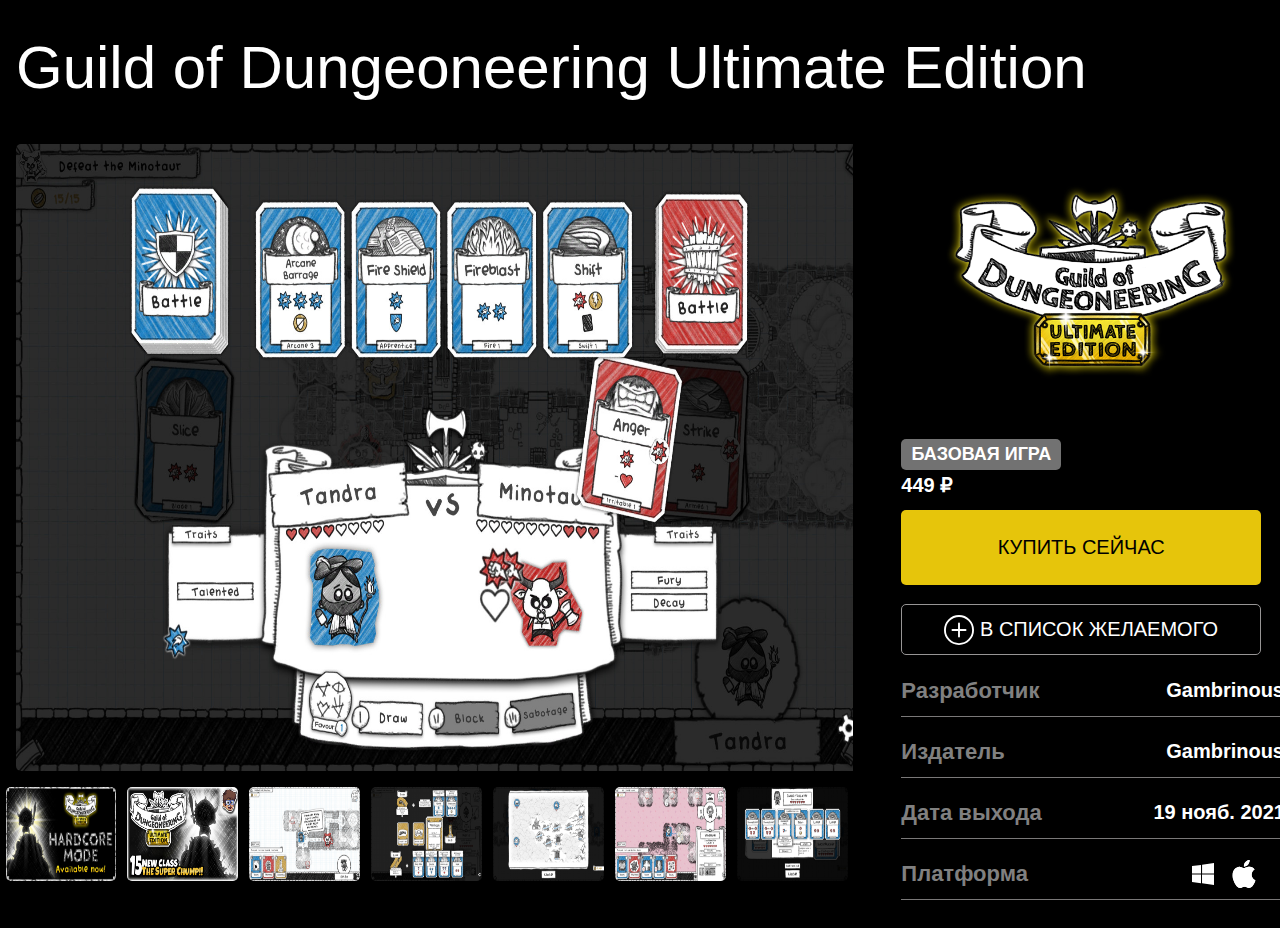
<file: 1/index.html>
<!DOCTYPE html>
<html lang="en">
<head>
    <meta charset="UTF-8">
    <meta name="viewport" conte d-flexnt="width=device-width, initial-scale=1.0">
    <title>Document</title>
    <link rel="stylesheet" href="style.css">
    <link href="https://cdn.jsdelivr.net/npm/bootstrap@5.3.3/dist/css/bootstrap.min.css" rel="stylesheet" integrity="sha384-QWTKZyjpPEjISv5WaRU9OFeRpok6YctnYmDr5pNlyT2bRjXh0JMhjY6hW+ALEwIH" crossorigin="anonymous">
</head>
<body class="body d-flex flex-column">
    <header class="col-12  headerblock d-flex align-items-center">
        <h1 class="nameofgame">Guild of Dungeoneering Ultimate Edition</h1>
    </header>
    <main class="col-12 mainblock d-flex justify-content-end">
        <div class="col-8 main2block d-flex flex-column">
            <div class="col-12 d-flex imageblock">
                <img src="ss_62bf80547f5d82331ed5f89934c403f3eac98cda.1920x1080.jpg" alt="" class="mainimg">
            </div>
            <div class="col-12 d-flex imagestape">
                <div class="imagelist d-flex">
                    <img src="29bc251642cf85d3e852997783a5821178b2cb05.jpg" alt="" class="imgs">
                </div>
                <div class="imagelist d-flex">
                    <img src="maxresdefault.jpg" alt="" class="imgs">
                </div>
                <div class="imagelist d-flex">
                    <img src="ss_58c1c2496fdd792bb5a35c907f154a1800e15398.1920x1080.jpg" alt="" class="imgs">
                </div>
                <div class="imagelist d-flex">
                    <img src="ss_ac48e9d97a1c987fc8cef7b68efa477e18ab1543.1920x1080.jpg" alt="" class="imgs">
                </div>
                <div class="imagelist d-flex">
                    <img src="ss_fdfc7a2c7bbb822ef6624ca3c8444ae24a5422af.1920x1080.jpg" alt="" class="imgs">
                </div>
                <div class="imagelist d-flex">
                    <img src="ss_ed7888ddff51d37a28de7981f0ef55754aa818b3.1920x1080.jpg" alt="" class="imgs">
                </div>
                <div class="imagelist d-flex">
                    <img src="8c8e5f07c1ecf23caf59466c4325f89a44e58181.jpg" alt="" class="imgs">
                </div>
            </div>
        </div>
        <div class="col-4 rightside flex-column">
            <div class="col-12 logoblock d-flex">
                <img src="unnamed.png" width="300" height="200" alt="">
            </div>
            <div class="col-12 listblock d-flex flex-column">
                <div class="col-12 listblockpart mdass d-flex flex-column">
                    <div class="taggame d-flex">БАЗОВАЯ ИГРА</div>
                    449 ₽
                </div>
                <div class="col-12 listblockpart big">
                    <button class="buybutton">КУПИТЬ СЕЙЧАС</button>
                </div>
                <span></span>
                <div class="col-12 listblockpart d-flex">
                    <button class="wishlistbutton">
                        <span><img src="plus-circle.svg" width="30" alt=""></span> В СПИСОК ЖЕЛАЕМОГО
                    </button>
                </div>
                <div class="col-12 listblockpart white d-flex">
                    <div class="leftlistblock d-flex col-7">
                        Разработчик
                    </div>
                    <div class="logoside d-flex col-5">Gambrinous</div>
                </div>
                <div class="col-12 listblockpart white d-flex">
                    <div class="leftlistblock d-flex col-7">
                        Издатель
                    </div>
                    <div class="logoside d-flex col-5">Gambrinous</div>
                </div>
                <div class="col-12 listblockpart white d-flex">
                    <div class="leftlistblock d-flex col-7">
                        Дата выхода
                    </div>
                    <div class="logoside d-flex col-5">19 нояб. 2021г.</div>
                </div>
                <div class="col-12 listblockpart white d-flex">
                    <div class="leftlistblock d-flex col-7">
                        Платформа
                    </div>
                    <div class="logoside d-flex col-5 mda">
                        <img src="windows.svg" alt="">
                        <img src="apple.svg" alt="">
                    </div>
                </div>
            </div>
        </div>
    </main>

    
</body>
</html>
</file>
<file: 1/style.css>
.body{
    height: 50rem;
    background: black
}
.headerblock{
    height: 7rem;
}
.nameofgame{
    font-size: 60px;
    font-family: Arial, Helvetica, sans-serif;
    color: white;
    margin-top: 2rem;
    margin-left: 1rem;
}
.mainblock{
    height: 98%;
    margin-top: 2rem;
    background-color:black
}
.main2block{
    height: 100%;
    background-color: black
}
.imageblock{
    background-color: black;
    height: 80%;
}
.mainimg{
    border-radius: 5px;
    margin-left: 1rem;
    width: 100%;
}
.imagestape{
    background-color: black;
    height: 12%;
    margin-top: 1rem;
    justify-content: space-around;
}
.imagelist{
    width: 13%;
    border-radius: 7px;
}
.rightside{
    height: 100%;
    border-left: 3rem black solid;
}
.logoblock{
    background-color: black;
    height: 35%;
    justify-content: center;
    align-items: center;
}
.listblock{
    background-color: black;
    height: 60%;
    margin-top: 1rem;
    justify-content: space-around;
    color: white;
    font-family:Arial, Helvetica, sans-serif;
    font-weight: bolder;
    font-size: 20px;
}
.listblockpart{
    height: 11%;
    
}
.buybutton{
    text-decoration: none;
    border: none;
    height: 100%;
    width: 95%;
    border-radius: 5px;
    background: rgb(230, 197, 11);
    font-family: 'Trebuchet MS', 'Lucida Sans Unicode', 'Lucida Grande', 'Lucida Sans', Arial, sans-serif;
}
.mdass{
    height: 13%;
}
.taggame{
    background-color: rgb(114, 114, 114);
    width: 10rem;
    height: 2rem;
    border-radius: 5px;
    justify-content: center;
    align-items: center;
    font-family:'Trebuchet MS', 'Lucida Sans Unicode', 'Lucida Grande', 'Lucida Sans', Arial, sans-serif;
    color: white;
    font-weight: bolder;
    font-size: 18px;
}
.wishlistbutton{
    background-color: black;
    width: 95%;
    height: 100%;
    border: 1px rgb(151, 149, 149) solid;
    border-radius: 5px;
    font-family: 'Trebuchet MS', 'Lucida Sans Unicode', 'Lucida Grande', 'Lucida Sans', Arial, sans-serif;
    color: white;
}
.big{
    height: 16%;
}
.logoside{
    
    align-items: center;
    text-align: center;
    color:white;
    
    justify-content: center;
    margin-left: 1.5rem;
}
.leftlistblock{
    align-items: center;
    text-align: center;
    color: grey;
    font-size: 22px;
}
.mda{
    gap: 1rem;
    justify-content: center;
}
.imgs{
    border-radius: 5px;
    width: 100%;
}
.white{
    border-bottom: 1px rgb(122, 120, 120) solid;
}
</file>
